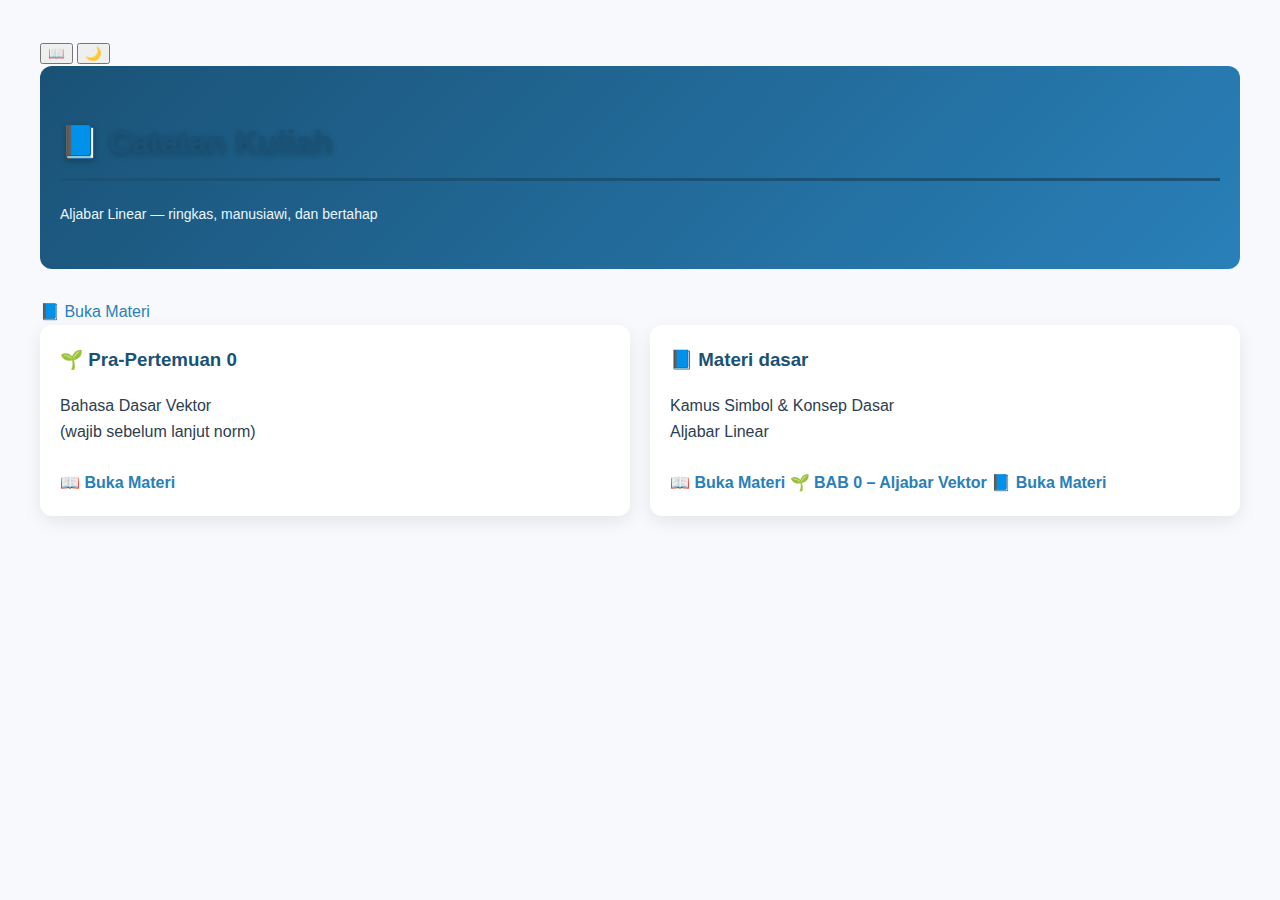
<file: index.html>
<!DOCTYPE html>
<html lang="id">
<head>
  <meta charset="UTF-8">
  <title>Catatan Kuliah</title>
  <link rel="stylesheet" href="css/style.css">
</head>
<body>
<button id="focusToggle" class="focus-toggle">📖</button>
<button id="darkToggle" class="dark-toggle">🌙</button>

  <div class="header">
  <h1>📘 Catatan Kuliah</h1>
  <p>Aljabar Linear — ringkas, manusiawi, dan bertahap</p>
</div><a href="materi/bab-0-aljabar-vektor.html" class="button-blue">
  📘 Buka Materi
</a>

<div class="materi-grid">

  <div class="card">
    <h3>🌱 Pra-Pertemuan 0</h3>
    <p>
      Bahasa Dasar Vektor<br>
      (wajib sebelum lanjut norm)
    </p>
    <a href="materi/vektor-dasar.html">📖 Buka Materi</a>
  </div>

  <div class="card">
    <h3>📘 Materi dasar</h3>
    <p>
      Kamus Simbol & Konsep Dasar<br>
      Aljabar Linear
    </p>
    <a href="materi/kamus-simbol.html">📖 Buka Materi</a>
    <a href="materi/bab-0-aljabar-vektor.html">🌱 BAB 0 – Aljabar Vektor</a>
    <a href="materi/bab-0-aljabar-vektor.html" class="button-blue">
  📘 Buka Materi
    </a>

  </div>

</div>
<script src="js/darkmode.js"></script>
<script src="js/focusmode.js"></script>
</body>
</html>
</file>
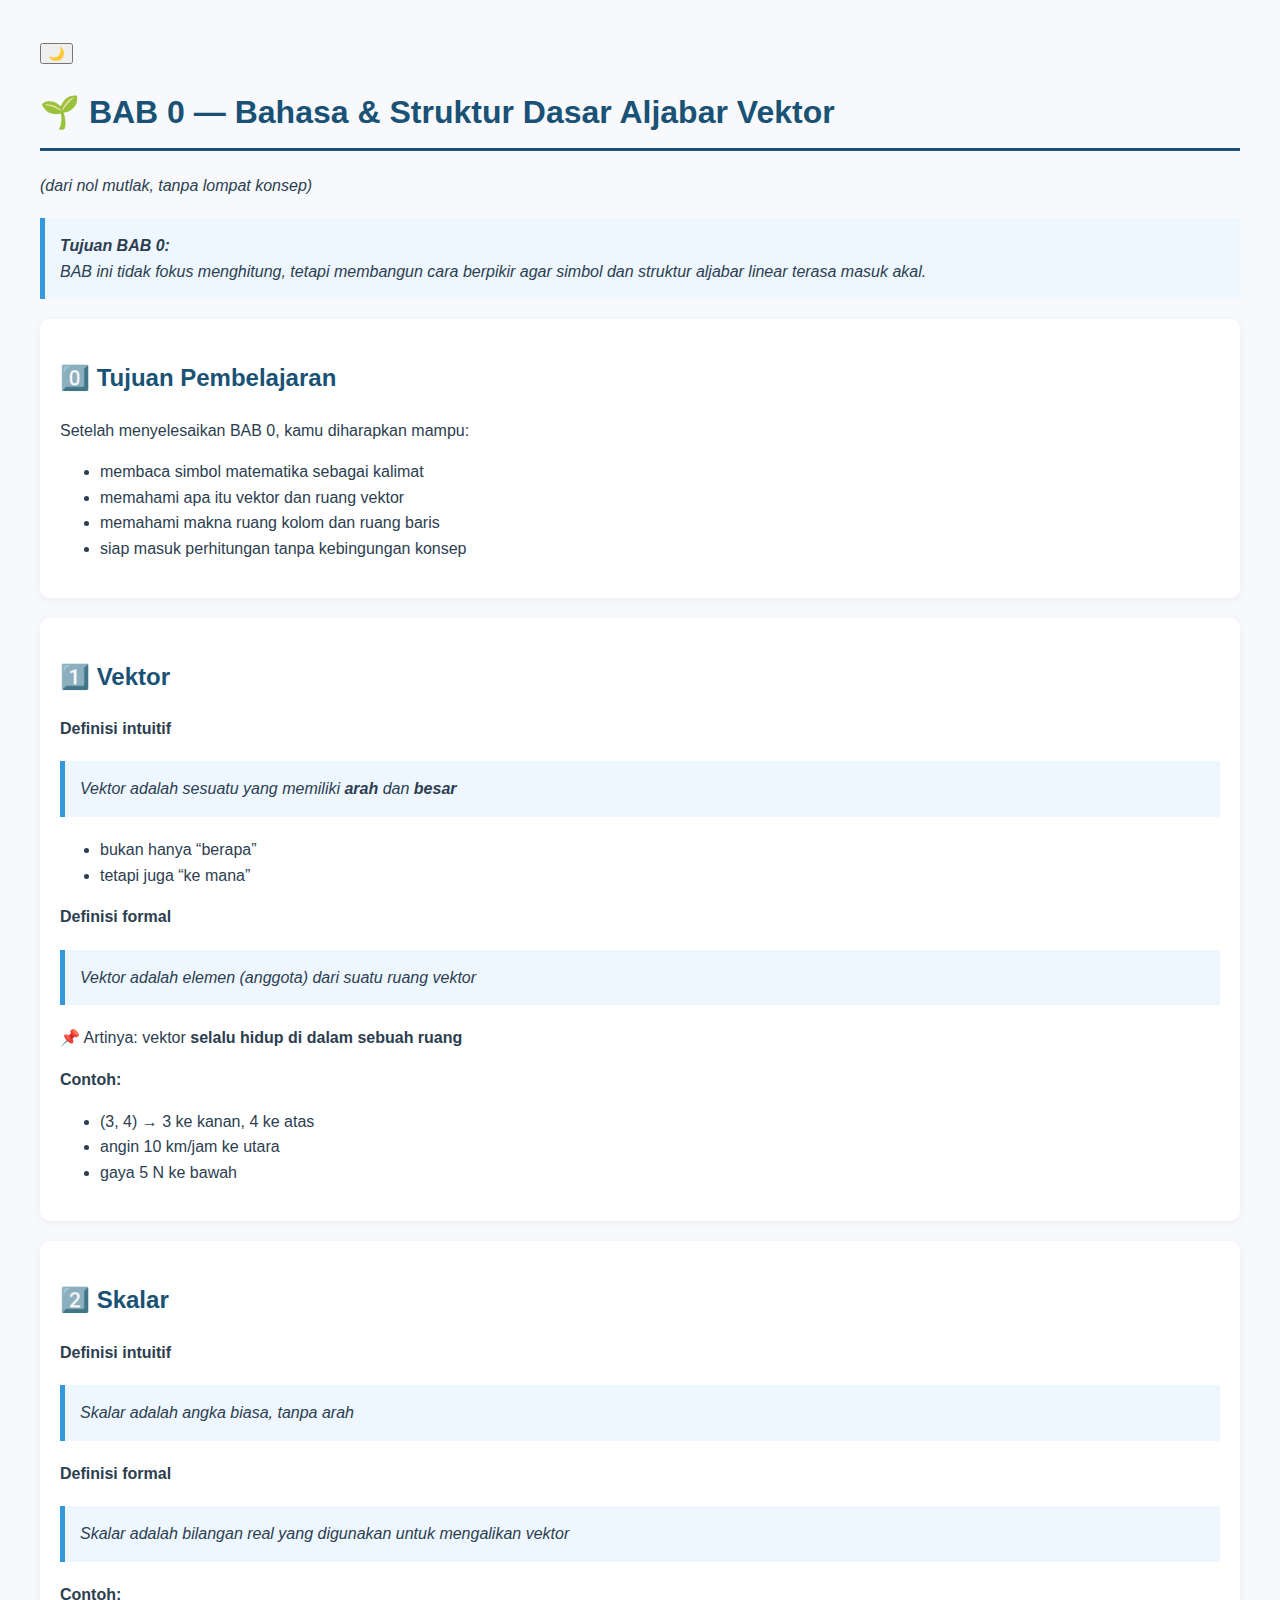
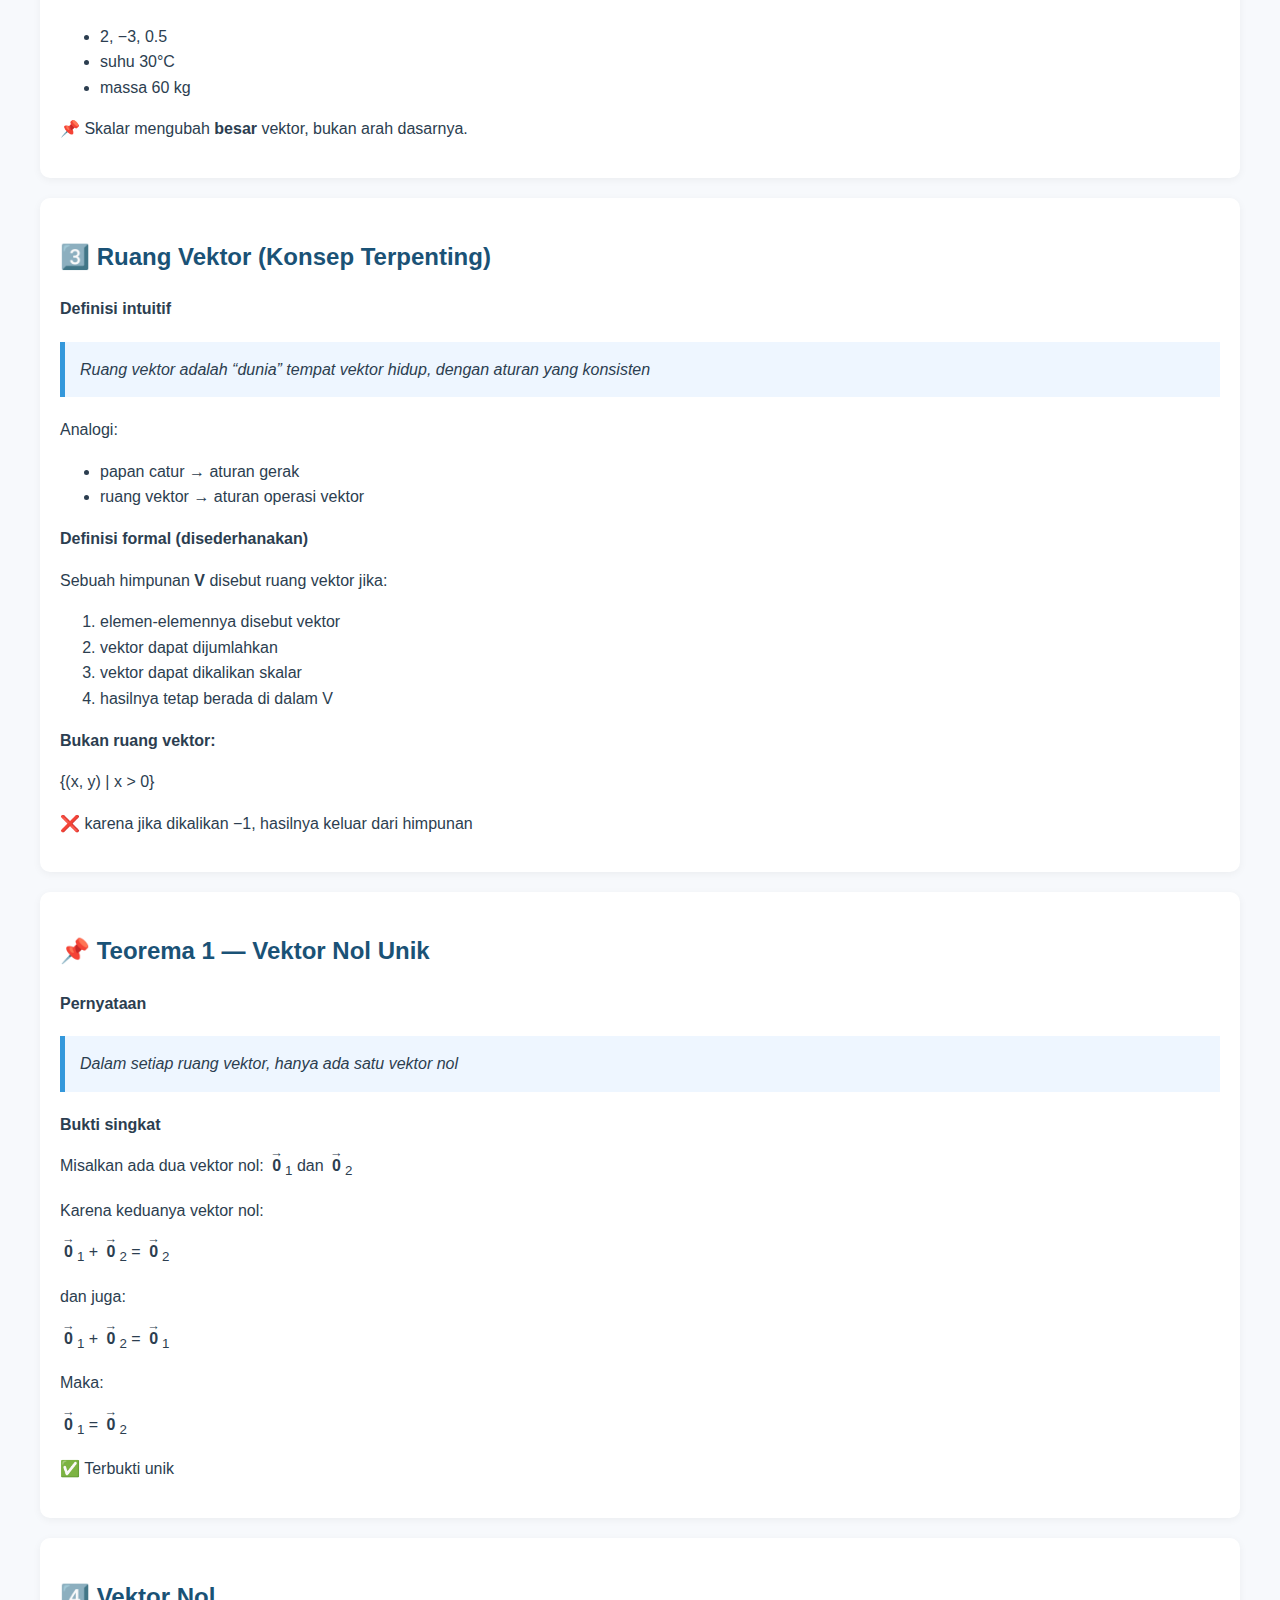
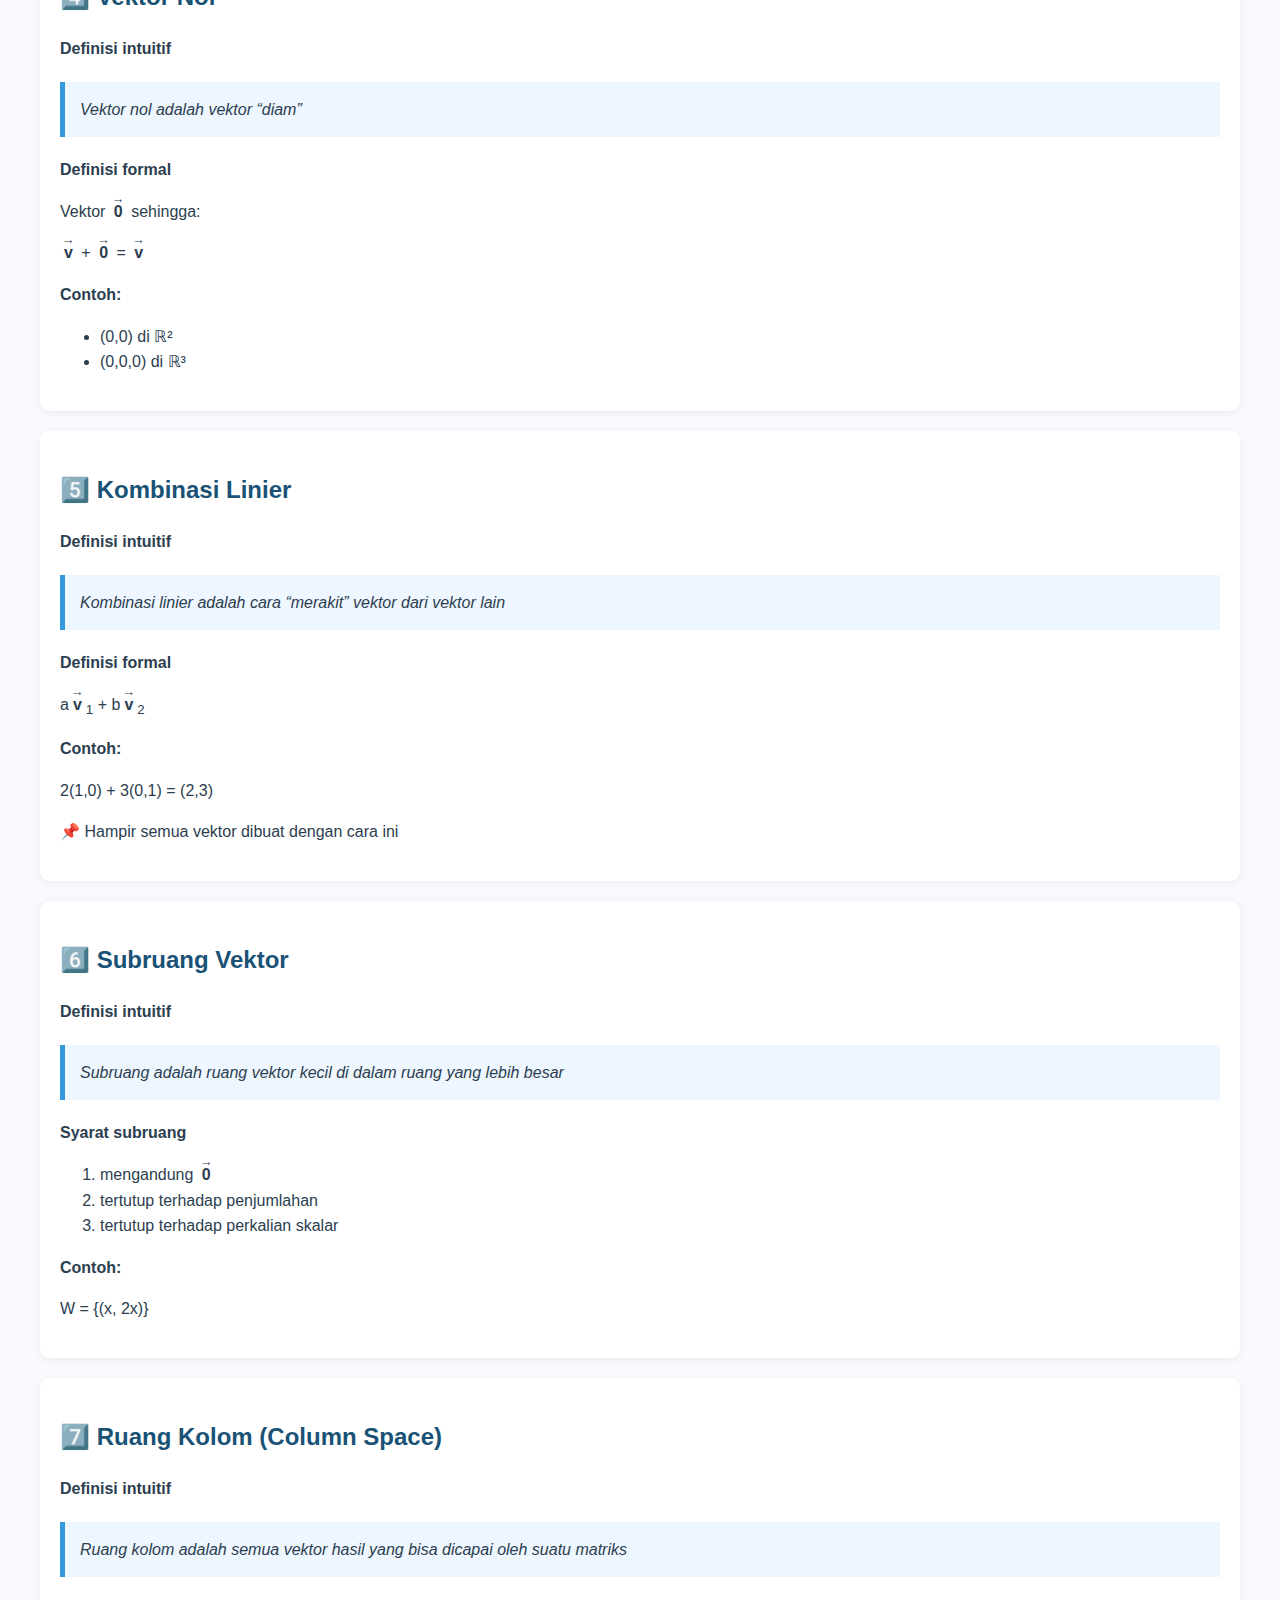
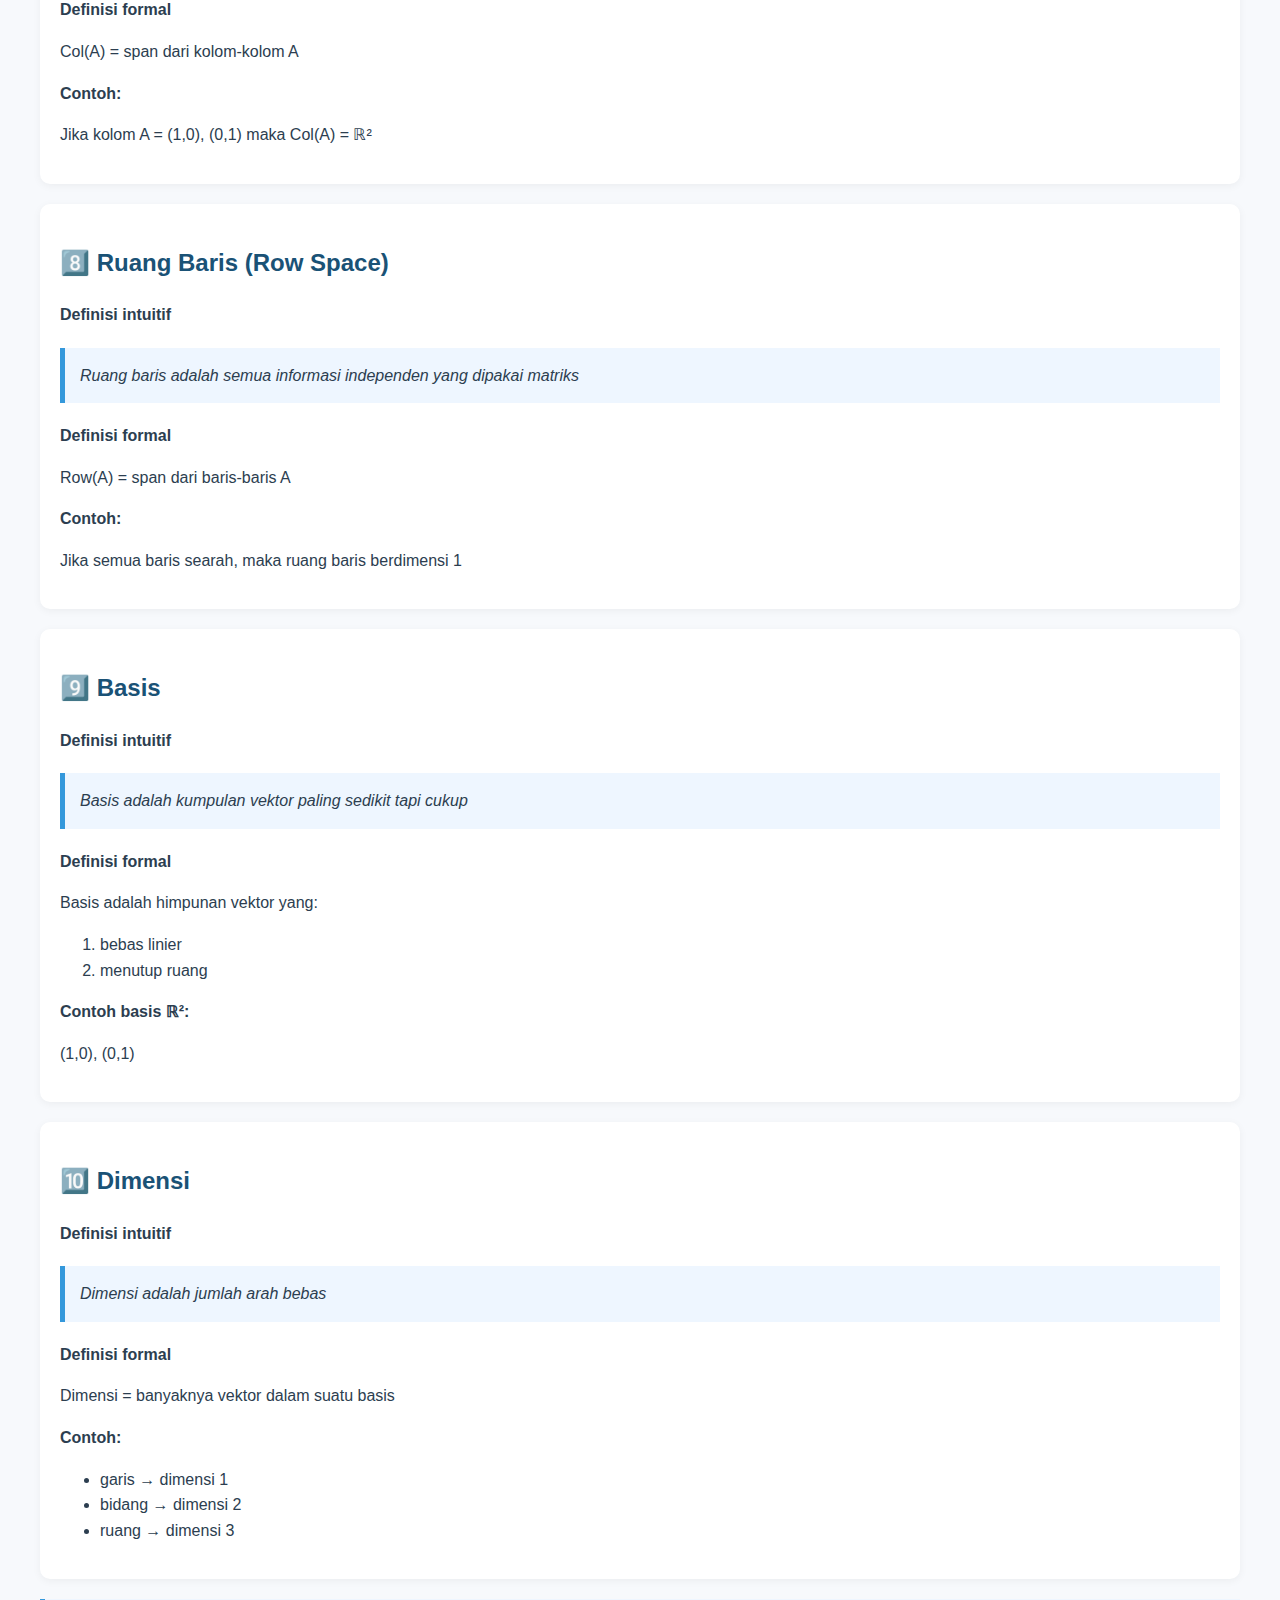
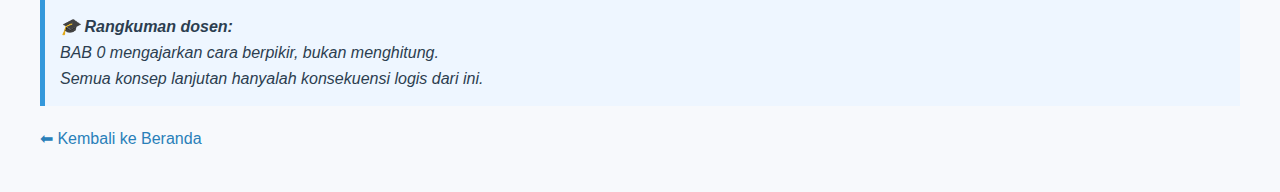
<file: materi/bab-0-aljabar-vektor.html>
<!DOCTYPE html>
<html lang="id">
<head>
  <meta charset="UTF-8">
  <title>BAB 0 – Bahasa & Struktur Dasar Aljabar Vektor</title>
  <link rel="stylesheet" href="../css/style.css">
</head>
<body>

<button id="darkToggle" class="dark-toggle">🌙</button>

<h1>🌱 BAB 0 — Bahasa & Struktur Dasar Aljabar Vektor</h1>
<p><em>(dari nol mutlak, tanpa lompat konsep)</em></p>

<div class="quote">
<strong>Tujuan BAB 0:</strong><br>
BAB ini tidak fokus menghitung, tetapi membangun cara berpikir
agar simbol dan struktur aljabar linear terasa masuk akal.
</div>

<!-- ========================= -->
<div class="box">
<h2>0️⃣ Tujuan Pembelajaran</h2>
<p>Setelah menyelesaikan BAB 0, kamu diharapkan mampu:</p>
<ul>
  <li>membaca simbol matematika sebagai kalimat</li>
  <li>memahami apa itu vektor dan ruang vektor</li>
  <li>memahami makna ruang kolom dan ruang baris</li>
  <li>siap masuk perhitungan tanpa kebingungan konsep</li>
</ul>
</div>

<!-- ========================= -->
<div class="box">
<h2>1️⃣ Vektor</h2>

<p><strong>Definisi intuitif</strong></p>
<div class="quote">
Vektor adalah sesuatu yang memiliki <strong>arah</strong> dan <strong>besar</strong>
</div>

<ul>
  <li>bukan hanya “berapa”</li>
  <li>tetapi juga “ke mana”</li>
</ul>

<p><strong>Definisi formal</strong></p>
<div class="quote">
Vektor adalah elemen (anggota) dari suatu ruang vektor
</div>

<p>
📌 Artinya: vektor <strong>selalu hidup di dalam sebuah ruang</strong>
</p>

<p><strong>Contoh:</strong></p>
<ul>
  <li>(3, 4) → 3 ke kanan, 4 ke atas</li>
  <li>angin 10 km/jam ke utara</li>
  <li>gaya 5 N ke bawah</li>
</ul>
</div>

<!-- ========================= -->
<div class="box">
<h2>2️⃣ Skalar</h2>

<p><strong>Definisi intuitif</strong></p>
<div class="quote">
Skalar adalah angka biasa, tanpa arah
</div>

<p><strong>Definisi formal</strong></p>
<div class="quote">
Skalar adalah bilangan real yang digunakan untuk mengalikan vektor
</div>

<p><strong>Contoh:</strong></p>
<ul>
  <li>2, −3, 0.5</li>
  <li>suhu 30°C</li>
  <li>massa 60 kg</li>
</ul>

<p>
📌 Skalar mengubah <strong>besar</strong> vektor, bukan arah dasarnya.
</p>
</div>

<!-- ========================= -->
<div class="box">
<h2>3️⃣ Ruang Vektor (Konsep Terpenting)</h2>

<p><strong>Definisi intuitif</strong></p>
<div class="quote">
Ruang vektor adalah “dunia” tempat vektor hidup,
dengan aturan yang konsisten
</div>

<p>
Analogi:
</p>
<ul>
  <li>papan catur → aturan gerak</li>
  <li>ruang vektor → aturan operasi vektor</li>
</ul>

<p><strong>Definisi formal (disederhanakan)</strong></p>
<p>
Sebuah himpunan <strong>V</strong> disebut ruang vektor jika:
</p>
<ol>
  <li>elemen-elemennya disebut vektor</li>
  <li>vektor dapat dijumlahkan</li>
  <li>vektor dapat dikalikan skalar</li>
  <li>hasilnya tetap berada di dalam V</li>
</ol>

<p><strong>Bukan ruang vektor:</strong></p>
<p>
{(x, y) | x &gt; 0}
</p>
<p>
❌ karena jika dikalikan −1, hasilnya keluar dari himpunan
</p>
</div>

<!-- ========================= -->
<div class="box">
<h2>📌 Teorema 1 — Vektor Nol Unik</h2>

<p><strong>Pernyataan</strong></p>
<div class="quote">
Dalam setiap ruang vektor, hanya ada satu vektor nol
</div>

<p><strong>Bukti singkat</strong></p>
<p>
Misalkan ada dua vektor nol: <span class="vector">0</span><sub>1</sub> dan
<span class="vector">0</span><sub>2</sub>
</p>

<p>
Karena keduanya vektor nol:
</p>
<p>
<span class="vector">0</span><sub>1</sub> +
<span class="vector">0</span><sub>2</sub>
=
<span class="vector">0</span><sub>2</sub>
</p>

<p>
dan juga:
</p>
<p>
<span class="vector">0</span><sub>1</sub> +
<span class="vector">0</span><sub>2</sub>
=
<span class="vector">0</span><sub>1</sub>
</p>

<p>
Maka:
</p>
<p>
<span class="vector">0</span><sub>1</sub> =
<span class="vector">0</span><sub>2</sub>
</p>

<p>✅ Terbukti unik</p>
</div>

<!-- ========================= -->
<div class="box">
<h2>4️⃣ Vektor Nol</h2>

<p><strong>Definisi intuitif</strong></p>
<div class="quote">
Vektor nol adalah vektor “diam”
</div>

<p><strong>Definisi formal</strong></p>
<p>
Vektor <span class="vector">0</span> sehingga:
</p>
<p>
<span class="vector">v</span> +
<span class="vector">0</span>
=
<span class="vector">v</span>
</p>

<p><strong>Contoh:</strong></p>
<ul>
  <li>(0,0) di ℝ²</li>
  <li>(0,0,0) di ℝ³</li>
</ul>
</div>

<!-- ========================= -->
<div class="box">
<h2>5️⃣ Kombinasi Linier</h2>

<p><strong>Definisi intuitif</strong></p>
<div class="quote">
Kombinasi linier adalah cara “merakit” vektor
dari vektor lain
</div>

<p><strong>Definisi formal</strong></p>
<p>
a<span class="vector">v</span><sub>1</sub> +
b<span class="vector">v</span><sub>2</sub>
</p>

<p><strong>Contoh:</strong></p>
<p>
2(1,0) + 3(0,1) = (2,3)
</p>

<p>
📌 Hampir semua vektor dibuat dengan cara ini
</p>
</div>

<!-- ========================= -->
<div class="box">
<h2>6️⃣ Subruang Vektor</h2>

<p><strong>Definisi intuitif</strong></p>
<div class="quote">
Subruang adalah ruang vektor kecil
di dalam ruang yang lebih besar
</div>

<p><strong>Syarat subruang</strong></p>
<ol>
  <li>mengandung <span class="vector">0</span></li>
  <li>tertutup terhadap penjumlahan</li>
  <li>tertutup terhadap perkalian skalar</li>
</ol>

<p><strong>Contoh:</strong></p>
<p>
W = {(x, 2x)}
</p>
</div>

<!-- ========================= -->
<div class="box">
<h2>7️⃣ Ruang Kolom (Column Space)</h2>

<p><strong>Definisi intuitif</strong></p>
<div class="quote">
Ruang kolom adalah semua vektor hasil
yang bisa dicapai oleh suatu matriks
</div>

<p><strong>Definisi formal</strong></p>
<p>
Col(A) = span dari kolom-kolom A
</p>

<p><strong>Contoh:</strong></p>
<p>
Jika kolom A = (1,0), (0,1)  
maka Col(A) = ℝ²
</p>
</div>

<!-- ========================= -->
<div class="box">
<h2>8️⃣ Ruang Baris (Row Space)</h2>

<p><strong>Definisi intuitif</strong></p>
<div class="quote">
Ruang baris adalah semua informasi independen
yang dipakai matriks
</div>

<p><strong>Definisi formal</strong></p>
<p>
Row(A) = span dari baris-baris A
</p>

<p><strong>Contoh:</strong></p>
<p>
Jika semua baris searah,
maka ruang baris berdimensi 1
</p>
</div>

<!-- ========================= -->
<div class="box">
<h2>9️⃣ Basis</h2>

<p><strong>Definisi intuitif</strong></p>
<div class="quote">
Basis adalah kumpulan vektor
paling sedikit tapi cukup
</div>

<p><strong>Definisi formal</strong></p>
<p>
Basis adalah himpunan vektor yang:
</p>
<ol>
  <li>bebas linier</li>
  <li>menutup ruang</li>
</ol>

<p><strong>Contoh basis ℝ²:</strong></p>
<p>
(1,0), (0,1)
</p>
</div>

<!-- ========================= -->
<div class="box">
<h2>🔟 Dimensi</h2>

<p><strong>Definisi intuitif</strong></p>
<div class="quote">
Dimensi adalah jumlah arah bebas
</div>

<p><strong>Definisi formal</strong></p>
<p>
Dimensi = banyaknya vektor dalam suatu basis
</p>

<p><strong>Contoh:</strong></p>
<ul>
  <li>garis → dimensi 1</li>
  <li>bidang → dimensi 2</li>
  <li>ruang → dimensi 3</li>
</ul>
</div>

<div class="quote">
🎓 <strong>Rangkuman dosen:</strong><br>
BAB 0 mengajarkan cara berpikir, bukan menghitung.<br>
Semua konsep lanjutan hanyalah konsekuensi logis dari ini.
</div>

<p><a href="../index.html">⬅ Kembali ke Beranda</a></p>

<script src="../js/darkmode.js"></script>
<script src="../js/focusmode.js"></script>
</body>
  </html>
</file>
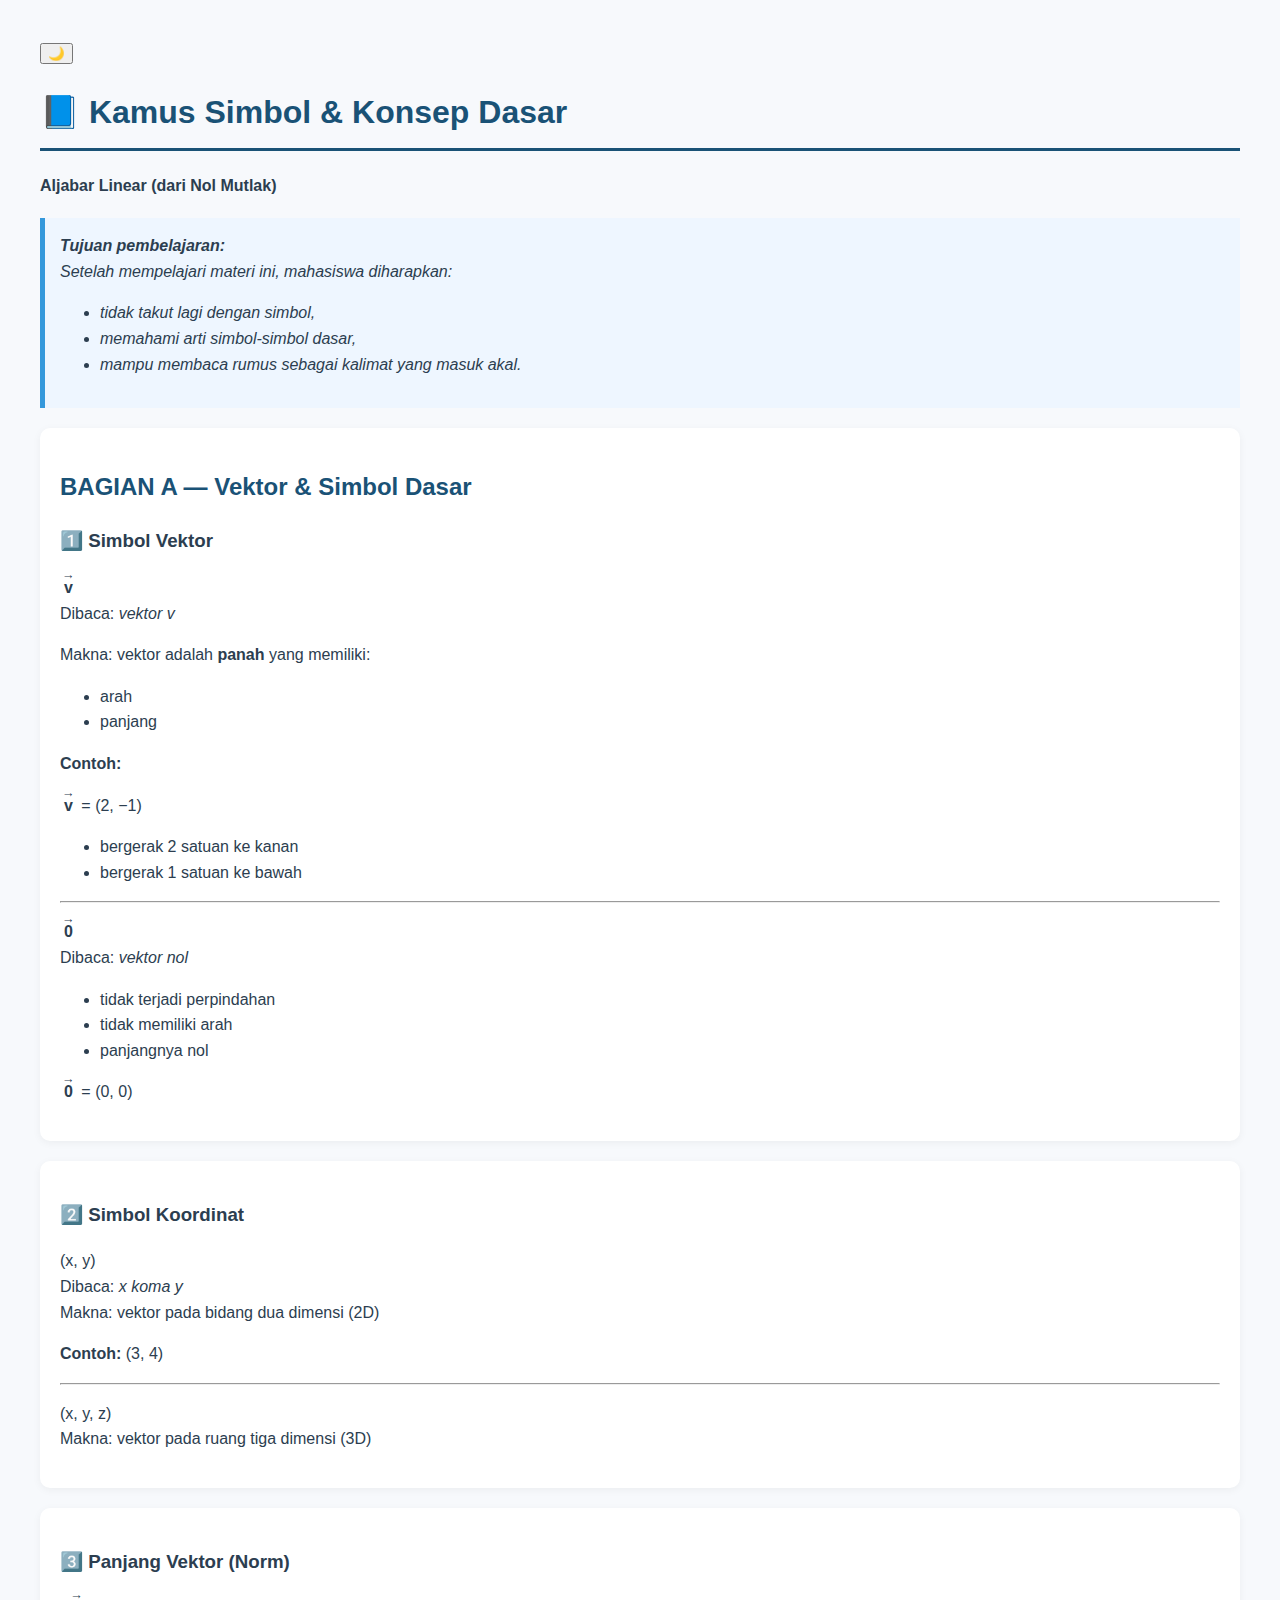
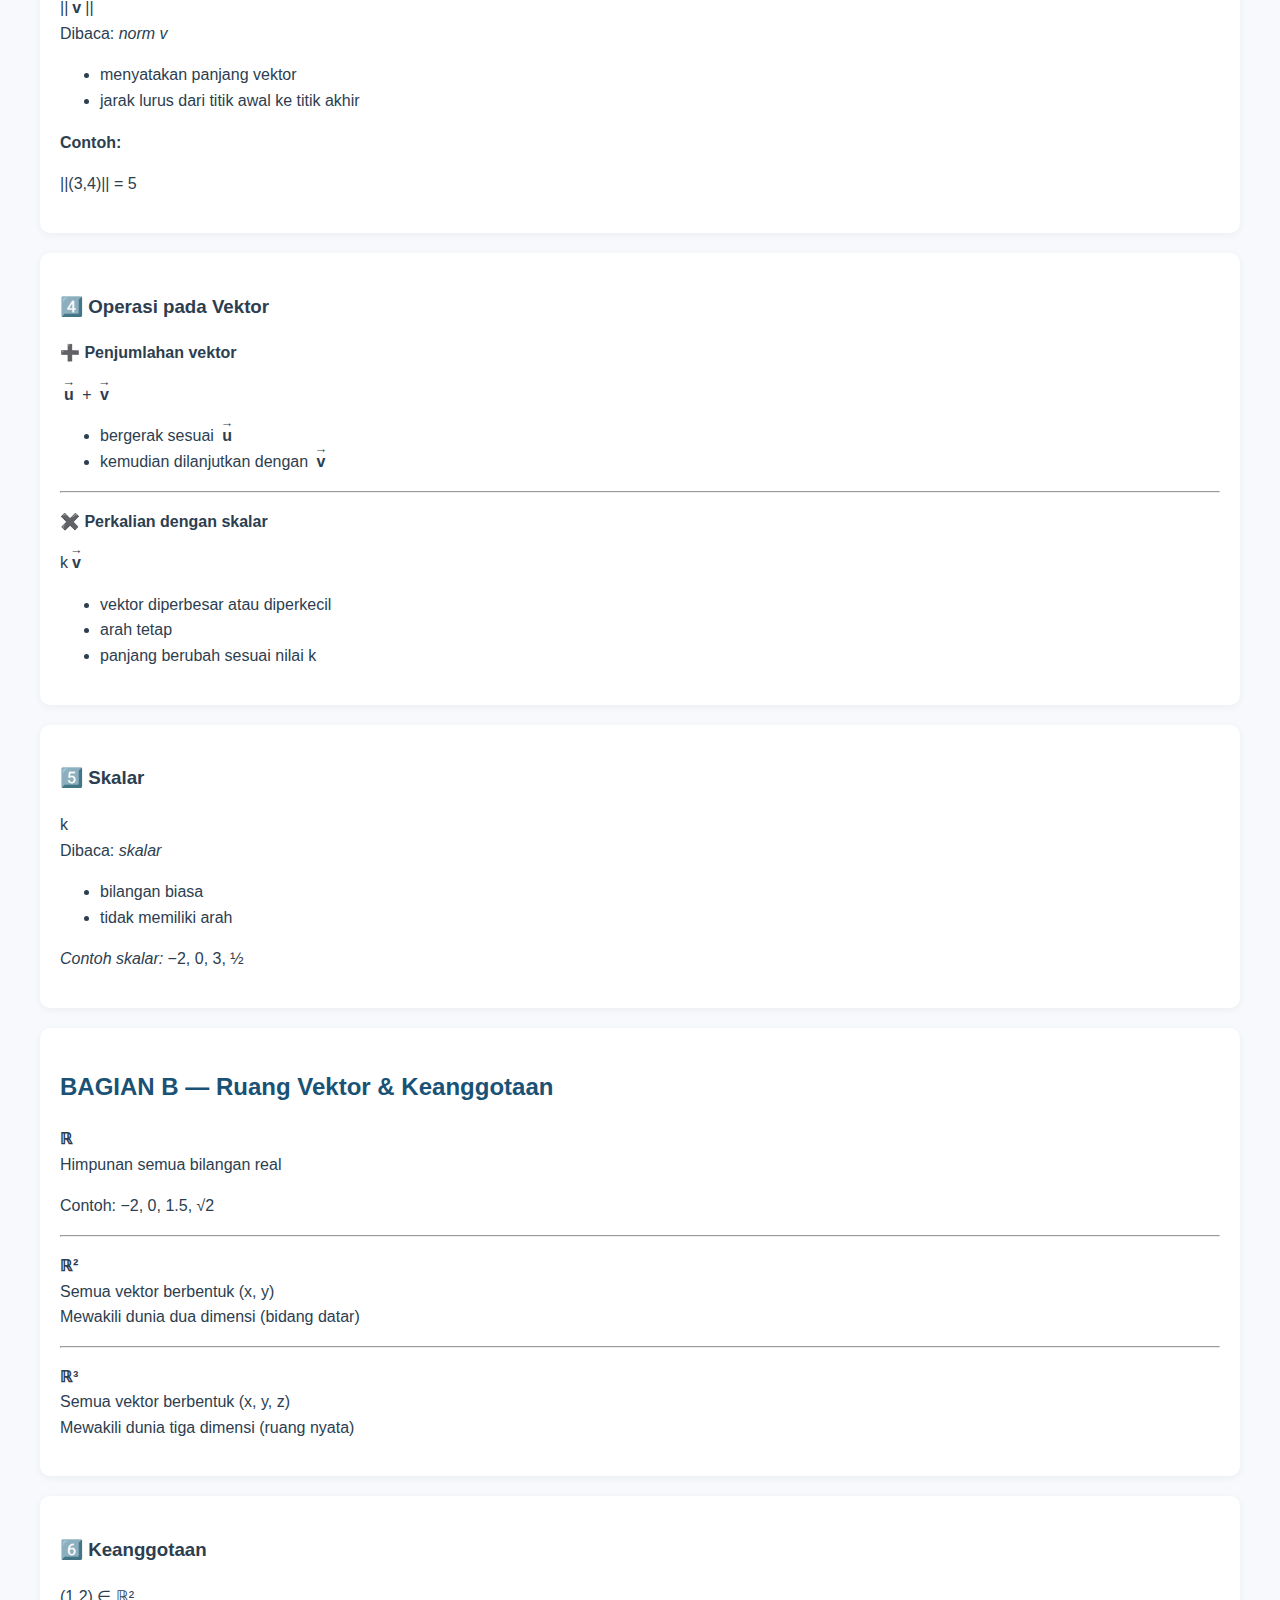
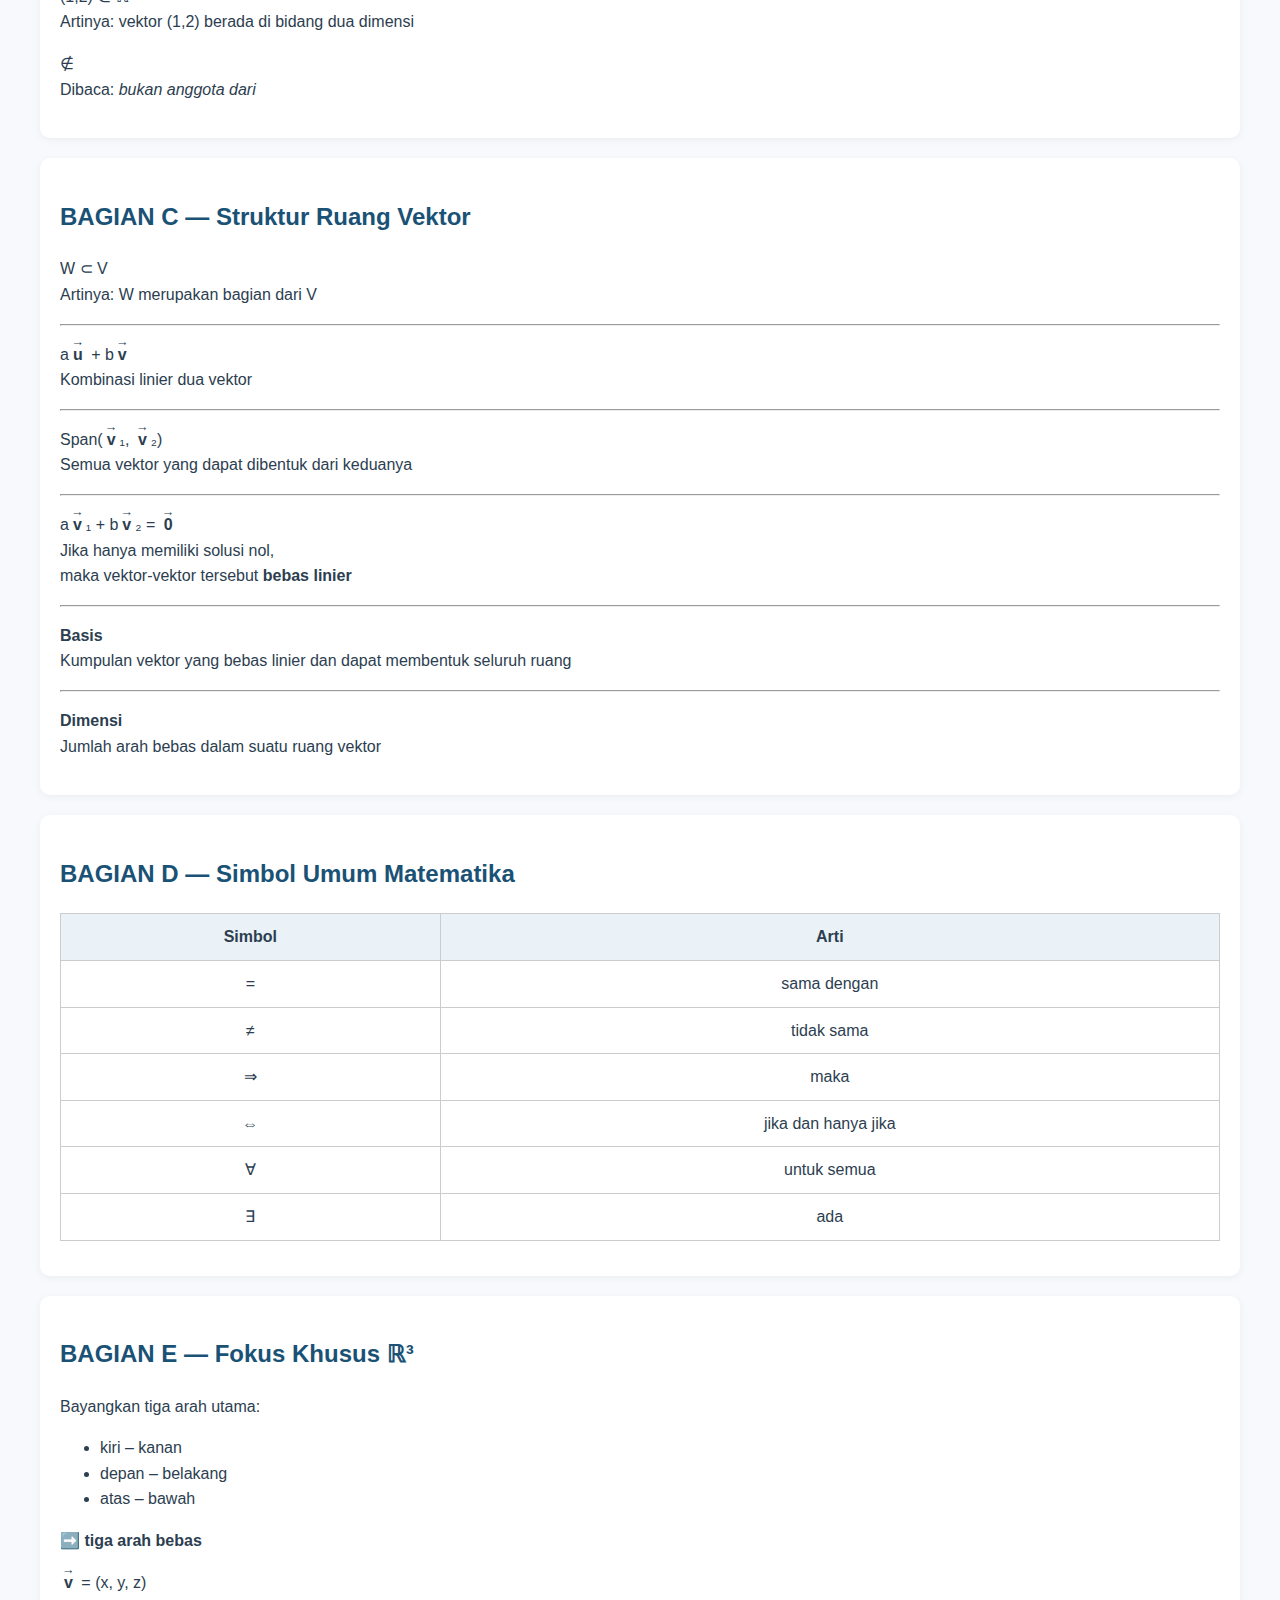
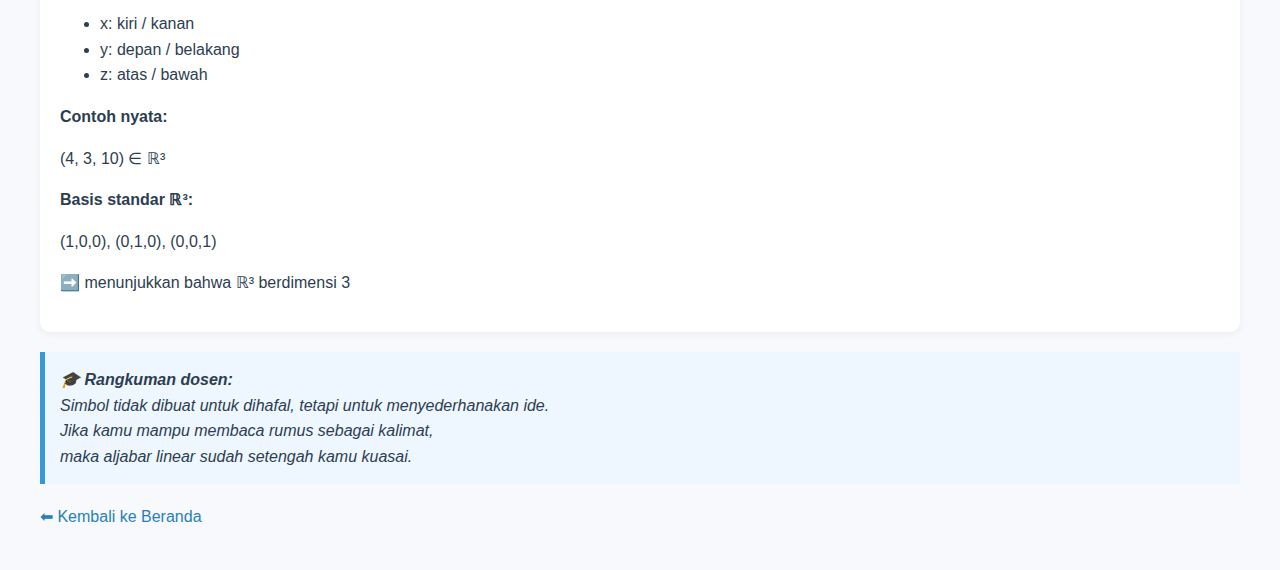
<file: materi/kamus-simbol.html>
<!DOCTYPE html>
<html lang="id">
<head>
  <meta charset="UTF-8">
  <title>Kamus Simbol Aljabar Linear</title>
  <link rel="stylesheet" href="../css/style.css">
</head>
<body>
<button id="darkToggle" class="dark-toggle">🌙</button>
<h1>📘 Kamus Simbol & Konsep Dasar</h1>
<p><strong>Aljabar Linear (dari Nol Mutlak)</strong></p>

<div class="quote">
<strong>Tujuan pembelajaran:</strong><br>
Setelah mempelajari materi ini, mahasiswa diharapkan:
<ul>
  <li>tidak takut lagi dengan simbol,</li>
  <li>memahami arti simbol-simbol dasar,</li>
  <li>mampu membaca rumus sebagai kalimat yang masuk akal.</li>
</ul>
</div>

<!-- ============================ -->
<div class="box">
<h2>BAGIAN A — Vektor & Simbol Dasar</h2>

<h3>1️⃣ Simbol Vektor</h3>

<p>
<span class="vector">v</span><br>
Dibaca: <em>vektor v</em>
</p>

<p>
Makna: vektor adalah <strong>panah</strong> yang memiliki:
</p>
<ul>
  <li>arah</li>
  <li>panjang</li>
</ul>

<p><strong>Contoh:</strong></p>
<p>
<span class="vector">v</span> = (2, −1)
</p>
<ul>
  <li>bergerak 2 satuan ke kanan</li>
  <li>bergerak 1 satuan ke bawah</li>
</ul>

<hr>

<p>
<span class="vector">0</span><br>
Dibaca: <em>vektor nol</em>
</p>
<ul>
  <li>tidak terjadi perpindahan</li>
  <li>tidak memiliki arah</li>
  <li>panjangnya nol</li>
</ul>

<p>
<span class="vector">0</span> = (0, 0)
</p>
</div>

<!-- ============================ -->
<div class="box">
<h3>2️⃣ Simbol Koordinat</h3>

<p>
(x, y)<br>
Dibaca: <em>x koma y</em><br>
Makna: vektor pada bidang dua dimensi (2D)
</p>

<p><strong>Contoh:</strong> (3, 4)</p>

<hr>

<p>
(x, y, z)<br>
Makna: vektor pada ruang tiga dimensi (3D)
</p>
</div>

<!-- ============================ -->
<div class="box">
<h3>3️⃣ Panjang Vektor (Norm)</h3>

<p>
||<span class="vector">v</span>||<br>
Dibaca: <em>norm v</em>
</p>

<ul>
  <li>menyatakan panjang vektor</li>
  <li>jarak lurus dari titik awal ke titik akhir</li>
</ul>

<p><strong>Contoh:</strong></p>
<p>
||(3,4)|| = 5
</p>
</div>

<!-- ============================ -->
<div class="box">
<h3>4️⃣ Operasi pada Vektor</h3>

<p><strong>➕ Penjumlahan vektor</strong></p>
<p>
<span class="vector">u</span> + <span class="vector">v</span>
</p>
<ul>
  <li>bergerak sesuai <span class="vector">u</span></li>
  <li>kemudian dilanjutkan dengan <span class="vector">v</span></li>
</ul>

<hr>

<p><strong>✖️ Perkalian dengan skalar</strong></p>
<p>
k<span class="vector">v</span>
</p>
<ul>
  <li>vektor diperbesar atau diperkecil</li>
  <li>arah tetap</li>
  <li>panjang berubah sesuai nilai k</li>
</ul>
</div>

<!-- ============================ -->
<div class="box">
<h3>5️⃣ Skalar</h3>

<p>
k<br>
Dibaca: <em>skalar</em>
</p>
<ul>
  <li>bilangan biasa</li>
  <li>tidak memiliki arah</li>
</ul>

<p><em>Contoh skalar:</em> −2, 0, 3, ½</p>
</div>

<!-- ============================ -->
<div class="box">
<h2>BAGIAN B — Ruang Vektor & Keanggotaan</h2>

<p>
<strong>ℝ</strong><br>
Himpunan semua bilangan real
</p>
<p>Contoh: −2, 0, 1.5, √2</p>

<hr>

<p>
<strong>ℝ²</strong><br>
Semua vektor berbentuk (x, y)<br>
Mewakili dunia dua dimensi (bidang datar)
</p>

<hr>

<p>
<strong>ℝ³</strong><br>
Semua vektor berbentuk (x, y, z)<br>
Mewakili dunia tiga dimensi (ruang nyata)
</p>
</div>

<!-- ============================ -->
<div class="box">
<h3>6️⃣ Keanggotaan</h3>

<p>
(1,2) ∈ ℝ²<br>
Artinya: vektor (1,2) berada di bidang dua dimensi
</p>

<p>
∉<br>
Dibaca: <em>bukan anggota dari</em>
</p>
</div>

<!-- ============================ -->
<div class="box">
<h2>BAGIAN C — Struktur Ruang Vektor</h2>

<p>
W ⊂ V<br>
Artinya: W merupakan bagian dari V
</p>

<hr>

<p>
a<span class="vector">u</span> + b<span class="vector">v</span><br>
Kombinasi linier dua vektor
</p>

<hr>

<p>
Span(<span class="vector">v</span>₁, <span class="vector">v</span>₂)<br>
Semua vektor yang dapat dibentuk dari keduanya
</p>

<hr>

<p>
a<span class="vector">v</span>₁ + b<span class="vector">v</span>₂ = <span class="vector">0</span><br>
Jika hanya memiliki solusi nol,<br>
maka vektor-vektor tersebut <strong>bebas linier</strong>
</p>

<hr>

<p>
<strong>Basis</strong><br>
Kumpulan vektor yang bebas linier dan dapat membentuk seluruh ruang
</p>

<hr>

<p>
<strong>Dimensi</strong><br>
Jumlah arah bebas dalam suatu ruang vektor
</p>
</div>

<!-- ============================ -->
<div class="box">
<h2>BAGIAN D — Simbol Umum Matematika</h2>

<table>
<tr><th>Simbol</th><th>Arti</th></tr>
<tr><td>=</td><td>sama dengan</td></tr>
<tr><td>≠</td><td>tidak sama</td></tr>
<tr><td>⇒</td><td>maka</td></tr>
<tr><td>⇔</td><td>jika dan hanya jika</td></tr>
<tr><td>∀</td><td>untuk semua</td></tr>
<tr><td>∃</td><td>ada</td></tr>
</table>
</div>

<!-- ============================ -->
<div class="box">
<h2>BAGIAN E — Fokus Khusus ℝ³</h2>

<p>
Bayangkan tiga arah utama:
</p>
<ul>
  <li>kiri – kanan</li>
  <li>depan – belakang</li>
  <li>atas – bawah</li>
</ul>

<p><strong>➡️ tiga arah bebas</strong></p>

<p>
<span class="vector">v</span> = (x, y, z)
</p>

<ul>
  <li>x: kiri / kanan</li>
  <li>y: depan / belakang</li>
  <li>z: atas / bawah</li>
</ul>

<p><strong>Contoh nyata:</strong></p>
<p>
(4, 3, 10) ∈ ℝ³
</p>

<p><strong>Basis standar ℝ³:</strong></p>
<p>
(1,0,0), (0,1,0), (0,0,1)
</p>

<p>➡️ menunjukkan bahwa ℝ³ berdimensi 3</p>
</div>

<div class="quote">
🎓 <strong>Rangkuman dosen:</strong><br>
Simbol tidak dibuat untuk dihafal, tetapi untuk menyederhanakan ide.<br>
Jika kamu mampu membaca rumus sebagai kalimat,<br>
maka aljabar linear sudah setengah kamu kuasai.
</div>

<p><a href="../index.html">⬅ Kembali ke Beranda</a></p>
<script src="../js/darkmode.js"></script>
</body>
     </html>
</file>
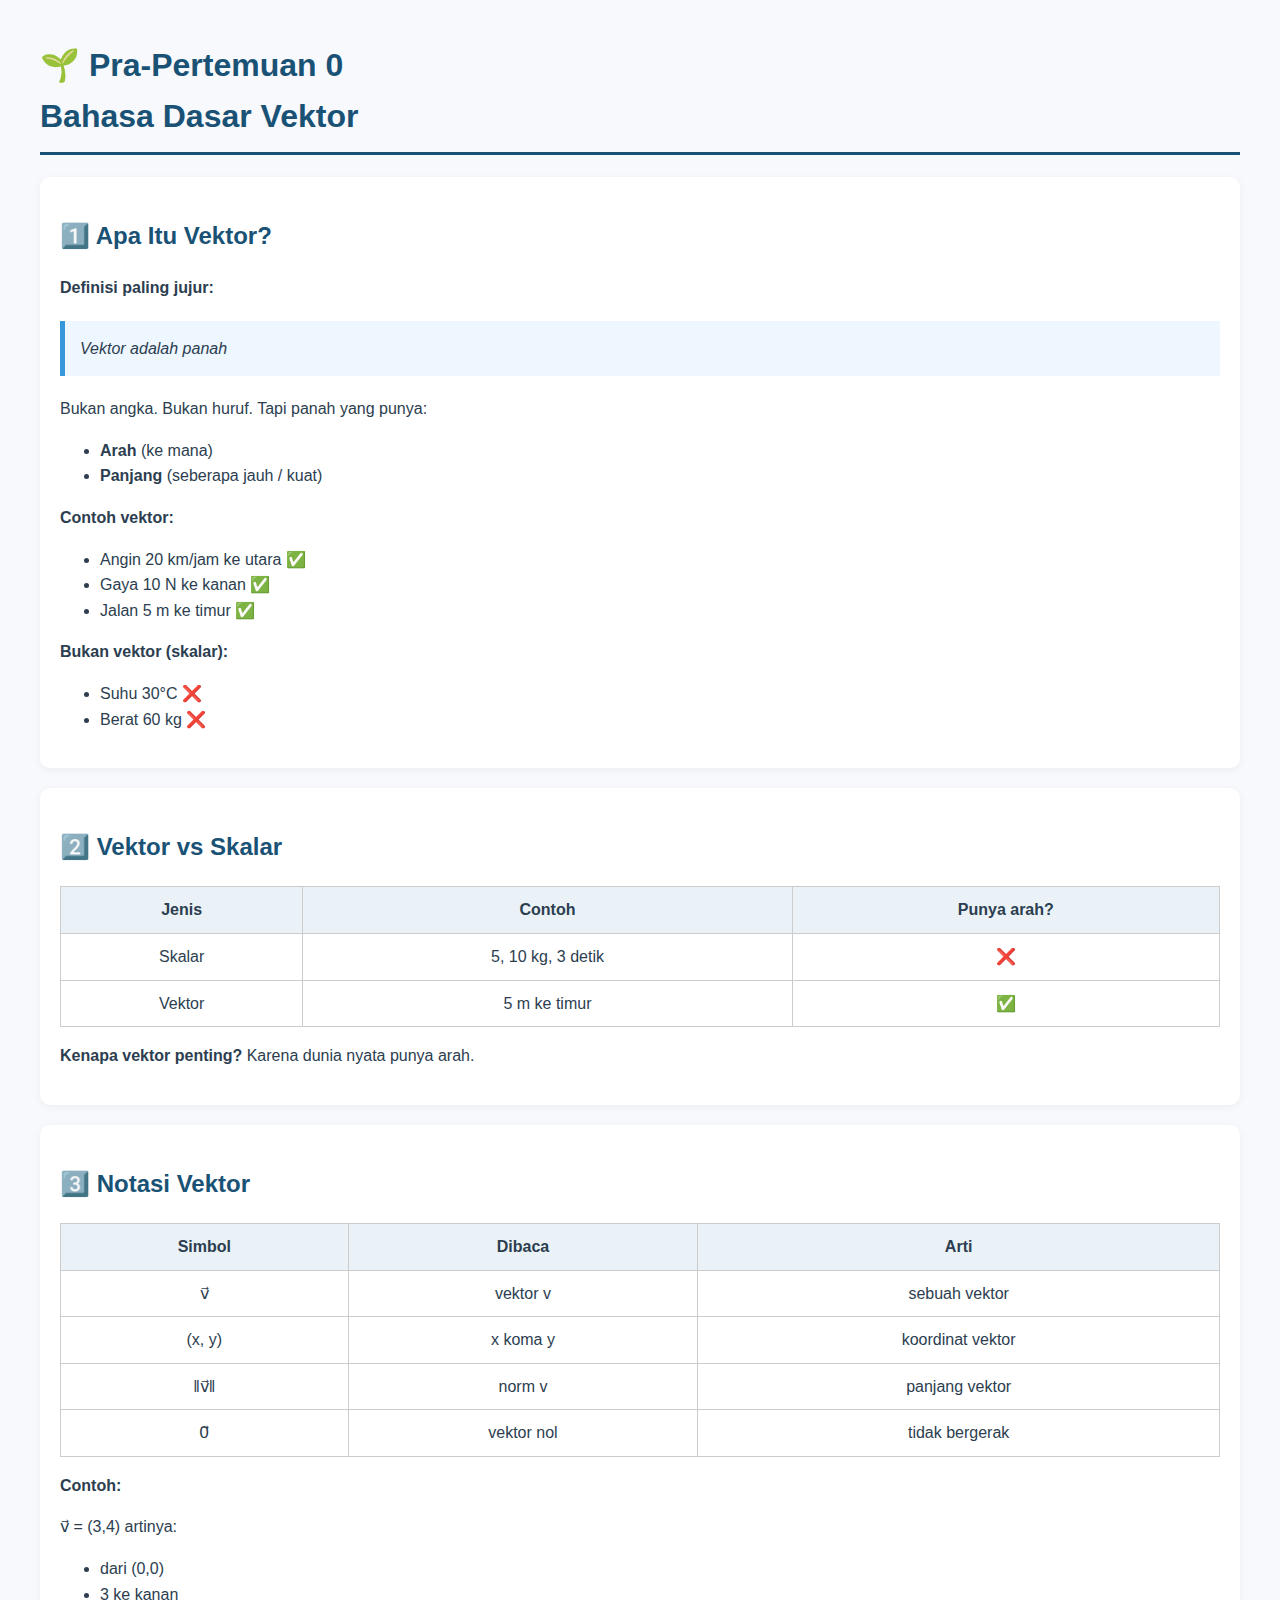
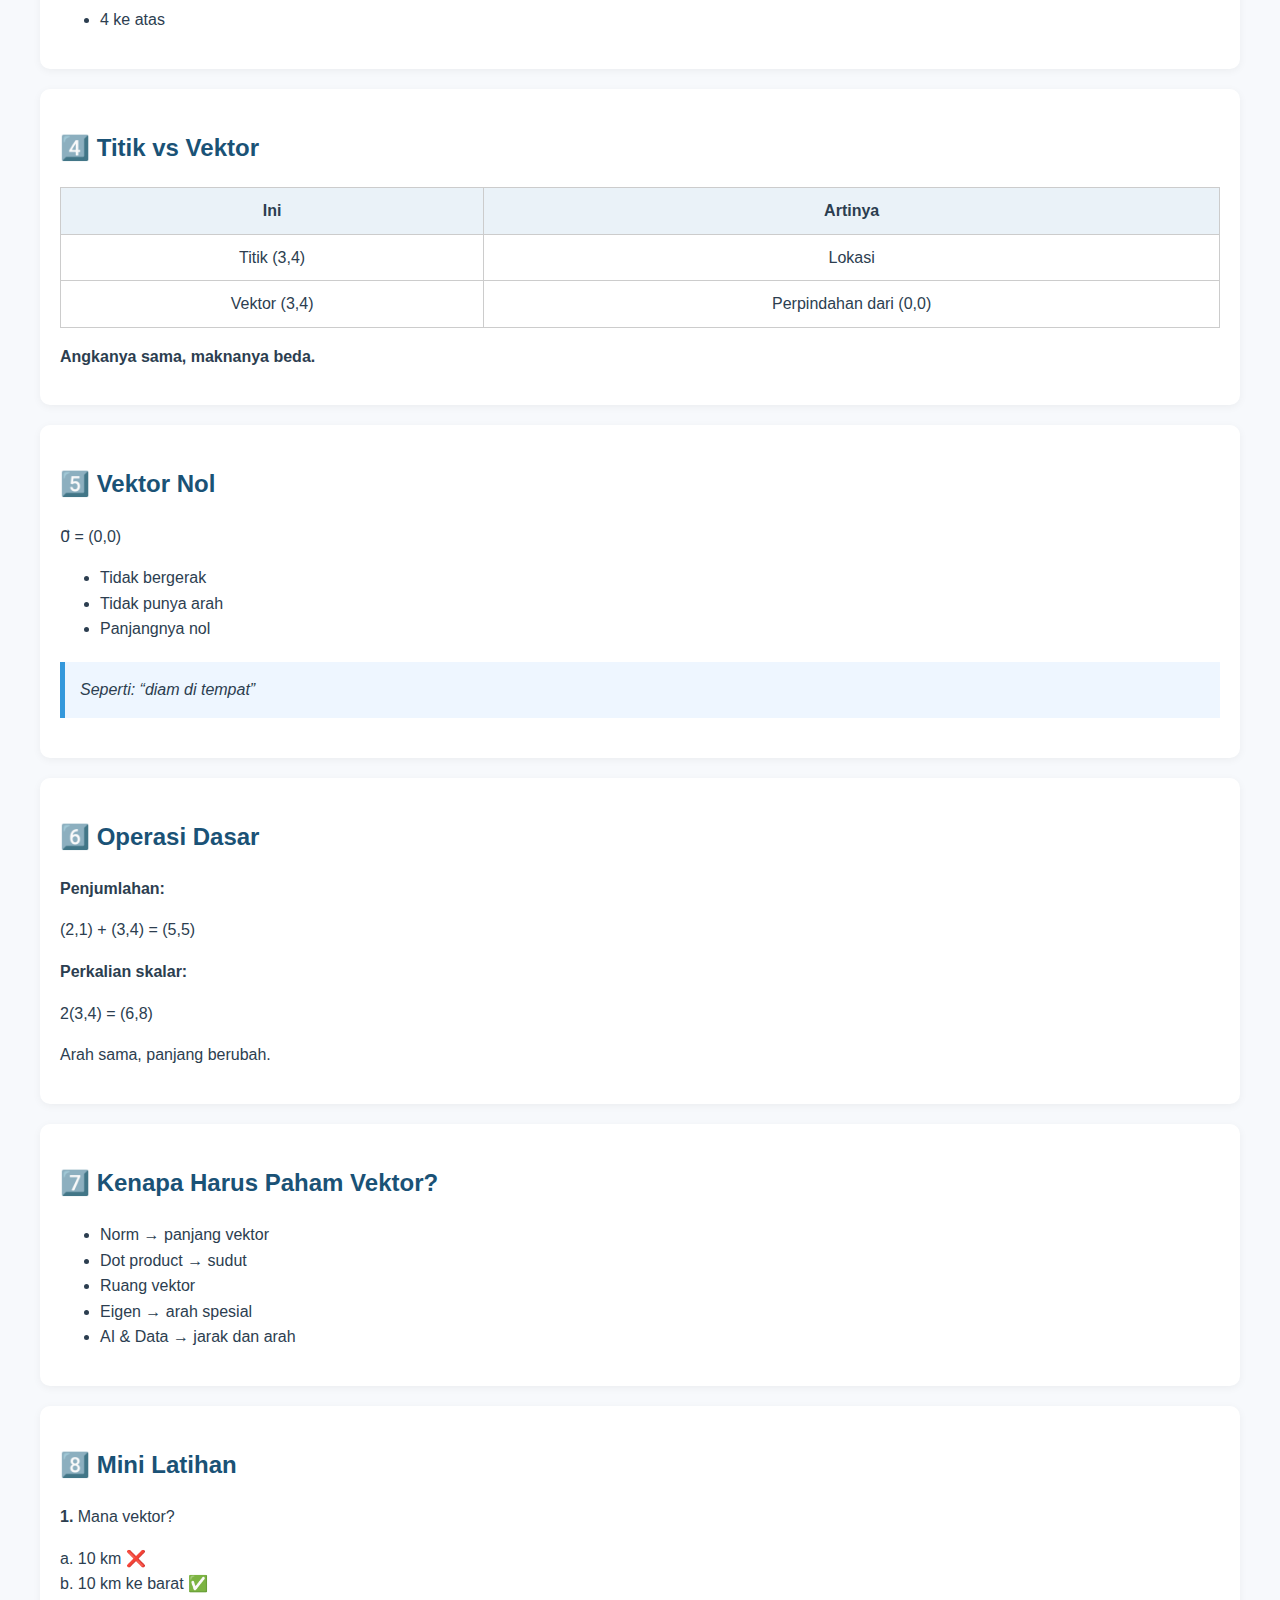
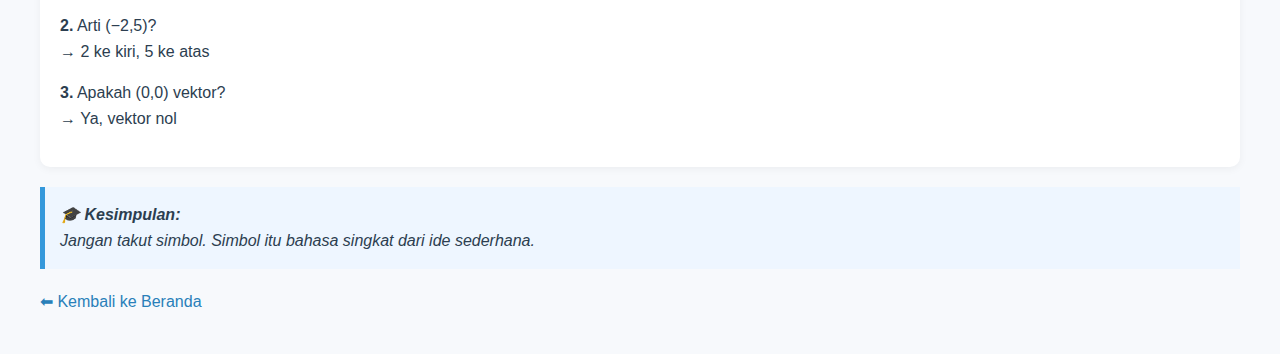
<file: materi/vektor-dasar-1.html>
<!DOCTYPE html>
<html lang="id">
<head>
  <meta charset="UTF-8">
  <title>Bahasa Dasar Vektor</title>
  <style>
    body {
      font-family: Arial, sans-serif;
      background: #f7f9fc;
      margin: 40px;
      line-height: 1.6;
      color: #2c3e50;
    }
    h1, h2 {
      color: #1a5276;
    }
    h1 {
      border-bottom: 3px solid #1a5276;
      padding-bottom: 10px;
    }
    .box {
      background: #ffffff;
      padding: 20px;
      border-radius: 10px;
      margin: 20px 0;
      box-shadow: 0 2px 8px rgba(0,0,0,0.05);
    }
    table {
      border-collapse: collapse;
      width: 100%;
      margin: 15px 0;
    }
    table, th, td {
      border: 1px solid #ccc;
    }
    th, td {
      padding: 10px;
      text-align: center;
    }
    th {
      background: #eaf2f8;
    }
    .quote {
      font-style: italic;
      background: #eef6ff;
      padding: 15px;
      border-left: 5px solid #3498db;
      margin: 20px 0;
    }
    a {
      color: #2980b9;
      text-decoration: none;
    }
  </style>
</head>
<body>

<h1>🌱 Pra-Pertemuan 0  
<br>Bahasa Dasar Vektor</h1>

<div class="box">
<h2>1️⃣ Apa Itu Vektor?</h2>
<p><strong>Definisi paling jujur:</strong></p>
<div class="quote">Vektor adalah panah</div>

<p>Bukan angka. Bukan huruf.  
Tapi panah yang punya:</p>
<ul>
  <li><strong>Arah</strong> (ke mana)</li>
  <li><strong>Panjang</strong> (seberapa jauh / kuat)</li>
</ul>

<p><strong>Contoh vektor:</strong></p>
<ul>
  <li>Angin 20 km/jam ke utara ✅</li>
  <li>Gaya 10 N ke kanan ✅</li>
  <li>Jalan 5 m ke timur ✅</li>
</ul>

<p><strong>Bukan vektor (skalar):</strong></p>
<ul>
  <li>Suhu 30°C ❌</li>
  <li>Berat 60 kg ❌</li>
</ul>
</div>

<div class="box">
<h2>2️⃣ Vektor vs Skalar</h2>
<table>
  <tr>
    <th>Jenis</th>
    <th>Contoh</th>
    <th>Punya arah?</th>
  </tr>
  <tr>
    <td>Skalar</td>
    <td>5, 10 kg, 3 detik</td>
    <td>❌</td>
  </tr>
  <tr>
    <td>Vektor</td>
    <td>5 m ke timur</td>
    <td>✅</td>
  </tr>
</table>
<p><strong>Kenapa vektor penting?</strong>  
Karena dunia nyata punya arah.</p>
</div>

<div class="box">
<h2>3️⃣ Notasi Vektor</h2>
<table>
  <tr>
    <th>Simbol</th>
    <th>Dibaca</th>
    <th>Arti</th>
  </tr>
  <tr>
    <td>v⃗</td>
    <td>vektor v</td>
    <td>sebuah vektor</td>
  </tr>
  <tr>
    <td>(x, y)</td>
    <td>x koma y</td>
    <td>koordinat vektor</td>
  </tr>
  <tr>
    <td>‖v⃗‖</td>
    <td>norm v</td>
    <td>panjang vektor</td>
  </tr>
  <tr>
    <td>0⃗</td>
    <td>vektor nol</td>
    <td>tidak bergerak</td>
  </tr>
</table>

<p><strong>Contoh:</strong></p>
<p>v⃗ = (3,4) artinya:</p>
<ul>
  <li>dari (0,0)</li>
  <li>3 ke kanan</li>
  <li>4 ke atas</li>
</ul>
</div>

<div class="box">
<h2>4️⃣ Titik vs Vektor</h2>
<table>
  <tr>
    <th>Ini</th>
    <th>Artinya</th>
  </tr>
  <tr>
    <td>Titik (3,4)</td>
    <td>Lokasi</td>
  </tr>
  <tr>
    <td>Vektor (3,4)</td>
    <td>Perpindahan dari (0,0)</td>
  </tr>
</table>
<p><strong>Angkanya sama, maknanya beda.</strong></p>
</div>

<div class="box">
<h2>5️⃣ Vektor Nol</h2>
<p>0⃗ = (0,0)</p>
<ul>
  <li>Tidak bergerak</li>
  <li>Tidak punya arah</li>
  <li>Panjangnya nol</li>
</ul>
<div class="quote">Seperti: “diam di tempat”</div>
</div>

<div class="box">
<h2>6️⃣ Operasi Dasar</h2>
<p><strong>Penjumlahan:</strong></p>
<p>(2,1) + (3,4) = (5,5)</p>

<p><strong>Perkalian skalar:</strong></p>
<p>2(3,4) = (6,8)</p>

<p>Arah sama, panjang berubah.</p>
</div>

<div class="box">
<h2>7️⃣ Kenapa Harus Paham Vektor?</h2>
<ul>
  <li>Norm → panjang vektor</li>
  <li>Dot product → sudut</li>
  <li>Ruang vektor</li>
  <li>Eigen → arah spesial</li>
  <li>AI & Data → jarak dan arah</li>
</ul>
</div>

<div class="box">
<h2>8️⃣ Mini Latihan</h2>
<p><strong>1.</strong> Mana vektor?</p>
<p>a. 10 km ❌<br>b. 10 km ke barat ✅</p>

<p><strong>2.</strong> Arti (−2,5)?  
<br>→ 2 ke kiri, 5 ke atas</p>

<p><strong>3.</strong> Apakah (0,0) vektor?  
<br>→ Ya, vektor nol</p>
</div>

<div class="quote">
🎓 <strong>Kesimpulan:</strong><br>
Jangan takut simbol.  
Simbol itu bahasa singkat dari ide sederhana.
</div>

<p><a href="../index.html">⬅ Kembali ke Beranda</a></p>

</body>
</html>
</file>
<file: css/style.css>
body {
  font-family: Arial, sans-serif;
  background: #f7f9fc;
  margin: 40px;
  line-height: 1.6;
  color: #2c3e50;
}

h1, h2 {
  color: #1a5276;
}

h1 {
  border-bottom: 3px solid #1a5276;
  padding-bottom: 10px;
}

.box {
  background: #ffffff;
  padding: 20px;
  border-radius: 10px;
  margin: 20px 0;
  box-shadow: 0 2px 8px rgba(0,0,0,0.05);
}

table {
  border-collapse: collapse;
  width: 100%;
  margin: 15px 0;
}

table, th, td {
  border: 1px solid #ccc;
}

th, td {
  padding: 10px;
  text-align: center;
}

th {
  background: #eaf2f8;
}

.quote {
  font-style: italic;
  background: #eef6ff;
  padding: 15px;
  border-left: 5px solid #3498db;
  margin: 20px 0;
}
.vector {
  position: relative;
  display: inline-block;
  padding: 0 4px;
  font-weight: bold;
}

.vector::after {
  content: "→";
  position: absolute;
  top: -10px;
  left: 50%;
  transform: translateX(-50%);
  font-size: 0.8em;
  }

a {
  color: #2980b9;
  text-decoration: none;
}

.header {
  background: linear-gradient(135deg, #1a5276, #2980b9);
  color: white;
  padding: 30px 20px;
  border-radius: 12px;
  margin-bottom: 30px;
}

.header h1 {
  text-shadow: 0 2px 6px rgba(0,0,0,0.25);
}

.header p {
  margin-top: 10px;
  color: #eaf6ff;
  font-size: 14px;
}

.materi-grid {
  display: grid;
  grid-template-columns: repeat(auto-fit, minmax(260px, 1fr));
  gap: 20px;
}

.card {
  background: white;
  padding: 20px;
  border-radius: 12px;
  box-shadow: 0 6px 18px rgba(0,0,0,0.08);
  transition: transform 0.2s, box-shadow 0.2s;
}

.card:hover {
  transform: translateY(-4px);
  box-shadow: 0 10px 25px rgba(0,0,0,0.12);
}

.card h3 {
  margin-top: 0;
  color: #1a5276;
}

.card a {
  display: inline-block;
  margin-top: 10px;
  font-weight: bold;
    }
</file>
